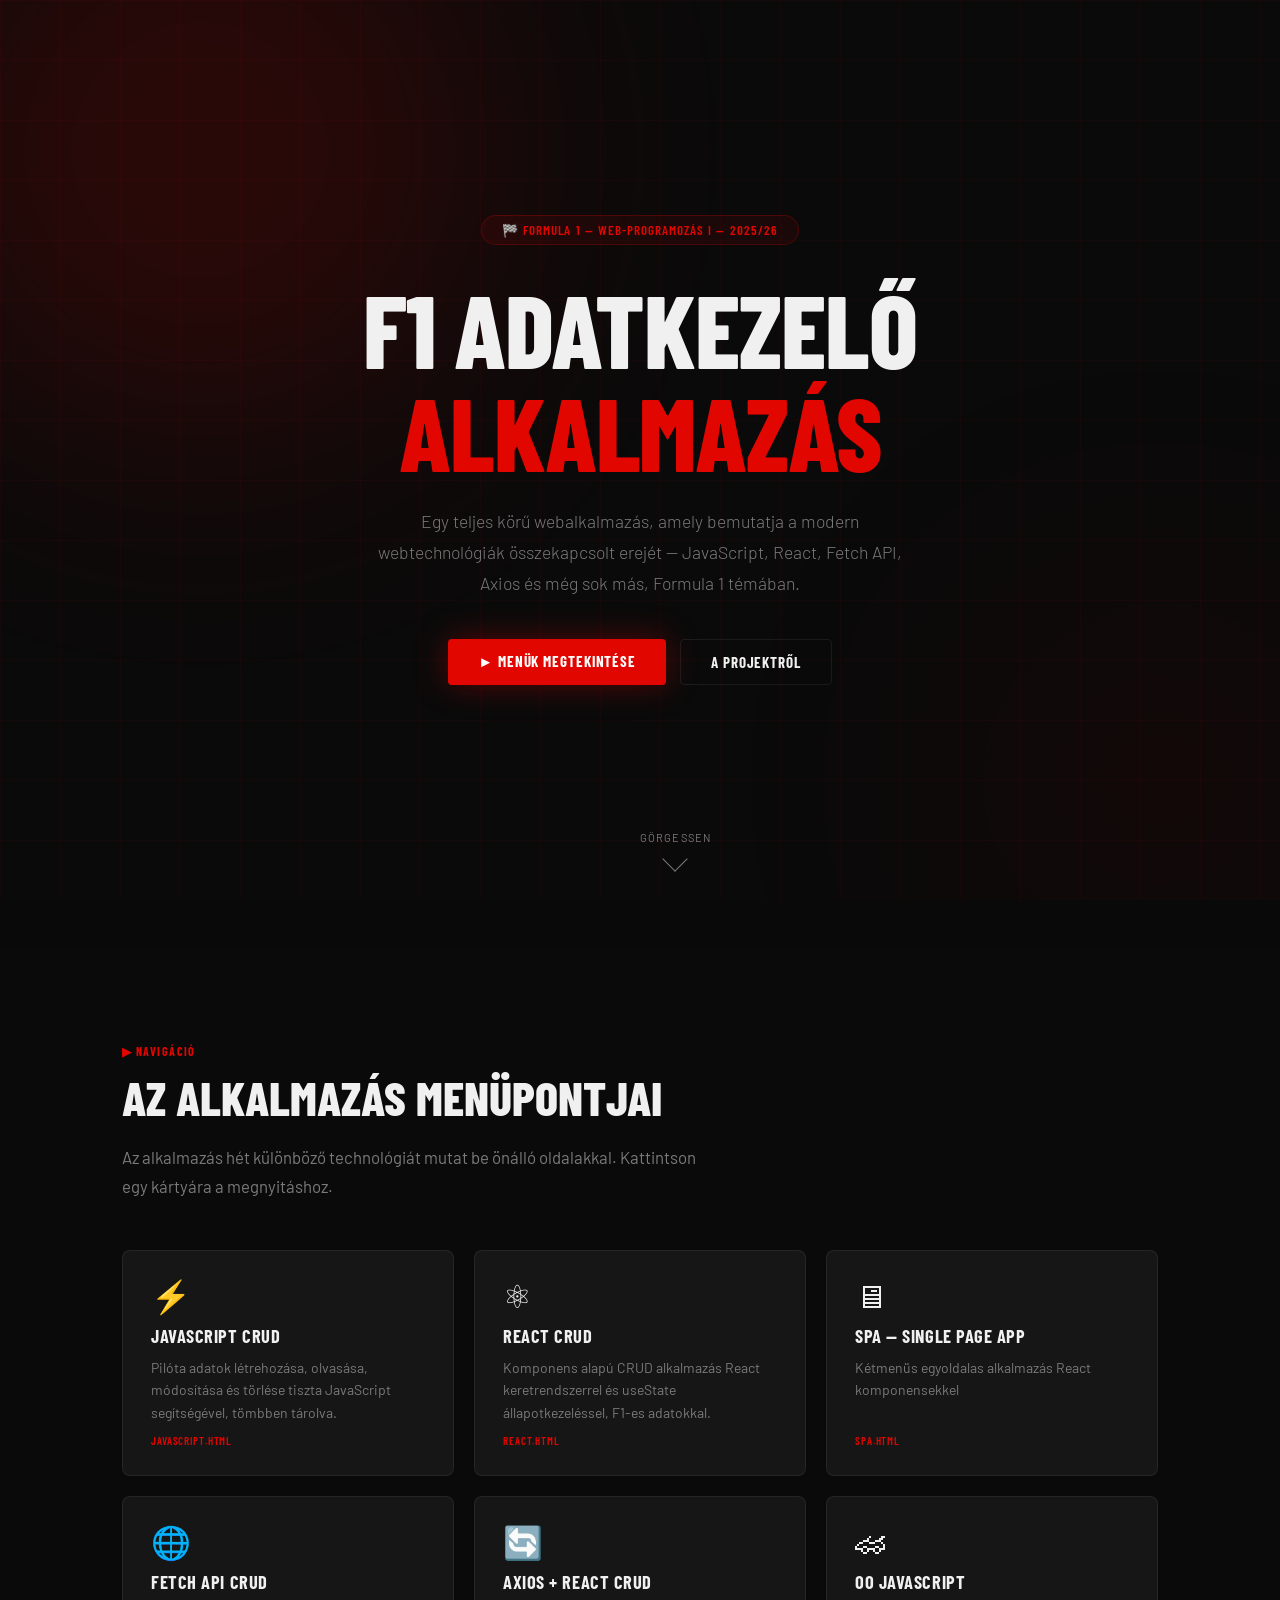
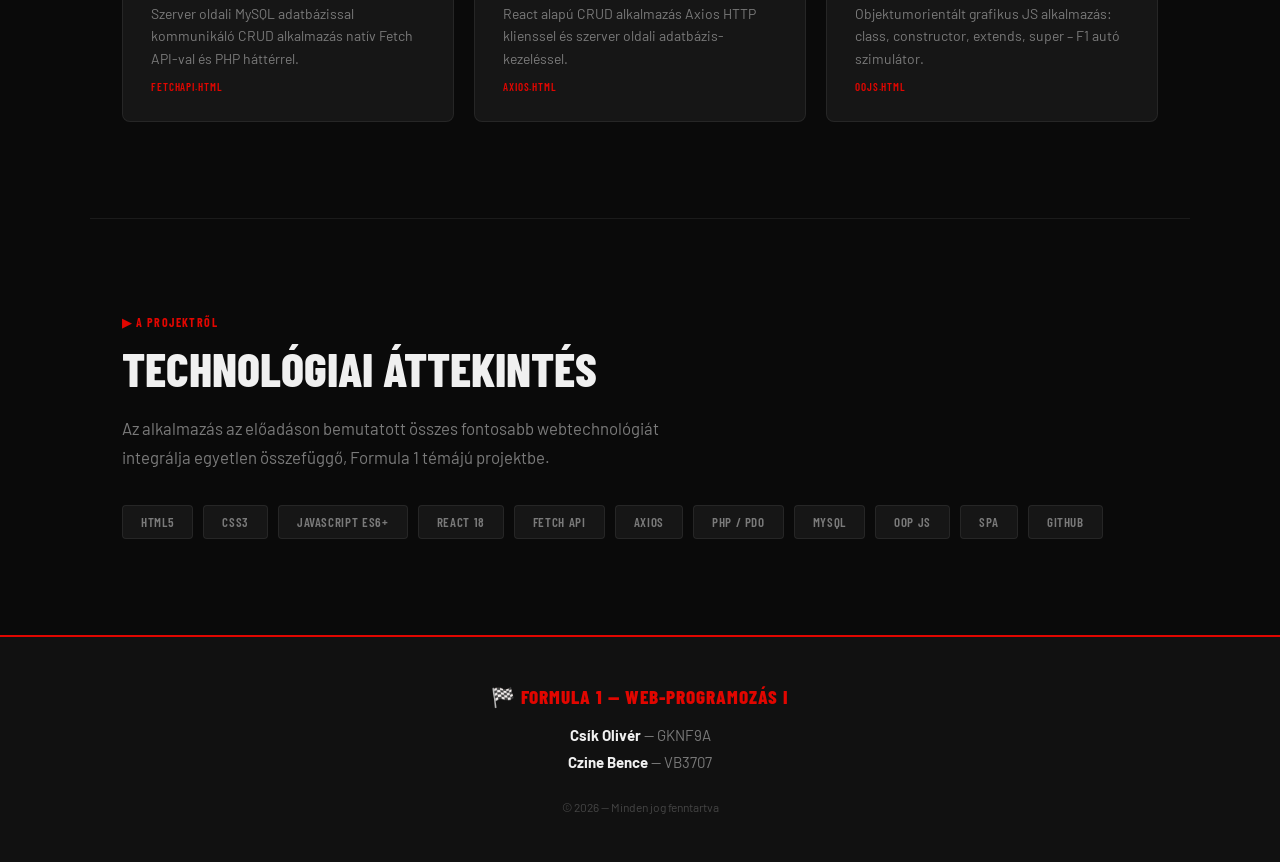
<file: index.html>
<!DOCTYPE html>
<html lang="hu">
<head>
  <meta charset="UTF-8" />
  <meta name="viewport" content="width=device-width, initial-scale=1.0" />
  <title>F1 WEB-Programozás I – Előadás Házi Feladat</title>
  <link href="https://fonts.googleapis.com/css2?family=Barlow+Condensed:wght@400;600;700;800&family=Barlow:ital,wght@0,300;0,400;0,500;1,300&display=swap" rel="stylesheet" />
  <link rel="stylesheet" href="css/style.css" />
</head>
<body>

  <!-- ══ HEADER ══ -->
  <header class="hero">
    <div class="track-lines"></div>
    <div class="glow glow-red"></div>
    <div class="glow glow-dark"></div>

    <div class="hero-inner">
      <span class="badge">&#x1F3C1; Formula 1 &mdash; WEB-Programozás I &mdash; 2025/26</span>
      <h1>F1 Adatkezelő<br><span class="accent-text">Alkalmazás</span></h1>
      <p class="subtitle">
        Egy teljes körű webalkalmazás, amely bemutatja a modern webtechnológiák
        összekapcsolt erejét &mdash; JavaScript, React, Fetch API, Axios és még sok más,
        Formula 1 témában.
      </p>
      <div class="cta-row">
        <a href="#menuk" class="btn btn-primary">&#x25BA; Menük megtekintése</a>
        <a href="#rolunk" class="btn btn-outline">A projektről</a>
      </div>
    </div>

    <div class="scroll-hint">
      <span>Görgessen</span>
      <div class="scroll-arrow"></div>
    </div>

    <!-- Dekoratív sebességmérő vonalak -->
    <div class="speed-lines">
      <div class="sl sl1"></div>
      <div class="sl sl2"></div>
      <div class="sl sl3"></div>
      <div class="sl sl4"></div>
      <div class="sl sl5"></div>
    </div>
  </header>

  <!-- ══ NAV ══ -->
  <nav>
    <div class="nav-inner">
      <span class="nav-logo">&#x1F3CE; F1 App</span>
      <div class="nav-links">
        <a href="index.html" class="active">Főoldal</a>
        <a href="javascript.html">JavaScript</a>
        <a href="react.html">React</a>
        <a href="spa.html">SPA</a>
        <a href="fetchapi.html">Fetch API</a>
        <a href="axios.html">Axios</a>
        <a href="oojs.html">OOJS</a>
      </div>
    </div>
  </nav>

  <!-- ══ MENÜK ══ -->
  <section id="menuk">
    <div class="section-tag">&#x25B6; Navigáció</div>
    <h2 class="section-title">Az alkalmazás menüpontjai</h2>
    <p class="section-desc">
      Az alkalmazás hét különböző technológiát mutat be önálló oldalakkal.
      Kattintson egy kártyára a megnyitáshoz.
    </p>

    <div class="menu-grid">
      <a href="javascript.html" class="menu-card">
        <div class="card-stripe"></div>
        <div class="card-icon">&#x26A1;</div>
        <div class="card-title">JavaScript CRUD</div>
        <div class="card-desc">Pilóta adatok létrehozása, olvasása, módosítása és törlése tiszta JavaScript segítségével, tömbben tárolva.</div>
        <div class="card-tag">javascript.html</div>
      </a>

      <a href="react.html" class="menu-card">
        <div class="card-stripe"></div>
        <div class="card-icon">&#x269B;</div>
        <div class="card-title">React CRUD</div>
        <div class="card-desc">Komponens alapú CRUD alkalmazás React keretrendszerrel és useState állapotkezeléssel, F1-es adatokkal.</div>
        <div class="card-tag">react.html</div>
      </a>

      <a href="spa.html" class="menu-card">
        <div class="card-stripe"></div>
        <div class="card-icon">&#x1F5A5;</div>
        <div class="card-title">SPA &mdash; Single Page App</div>
        <div class="card-desc">Kétmenüs egyoldalas alkalmazás React komponensekkel</div>
        <div class="card-tag">spa.html</div>
      </a>

      <a href="fetchapi.html" class="menu-card">
        <div class="card-stripe"></div>
        <div class="card-icon">&#x1F310;</div>
        <div class="card-title">Fetch API CRUD</div>
        <div class="card-desc">Szerver oldali MySQL adatbázissal kommunikáló CRUD alkalmazás natív Fetch API-val és PHP háttérrel.</div>
        <div class="card-tag">fetchapi.html</div>
      </a>

      <a href="axios.html" class="menu-card">
        <div class="card-stripe"></div>
        <div class="card-icon">&#x1F504;</div>
        <div class="card-title">Axios + React CRUD</div>
        <div class="card-desc">React alapú CRUD alkalmazás Axios HTTP klienssel és szerver oldali adatbázis-kezeléssel.</div>
        <div class="card-tag">axios.html</div>
      </a>

      <a href="oojs.html" class="menu-card">
        <div class="card-stripe"></div>
        <div class="card-icon">&#x1F3CE;</div>
        <div class="card-title">OO JavaScript</div>
        <div class="card-desc">Objektumorientált grafikus JS alkalmazás: class, constructor, extends, super – F1 autó szimulátor.</div>
        <div class="card-tag">oojs.html</div>
      </a>
    </div>
  </section>

  <div class="divider"></div>

  <!-- ══ RÓLUNK ══ -->
  <section id="rolunk">
    <div class="section-tag">&#x25B6; A projektről</div>
    <h2 class="section-title">Technológiai áttekintés</h2>
    <p class="section-desc">
      Az alkalmazás az előadáson bemutatott összes fontosabb webtechnológiát
      integrálja egyetlen összefüggő, Formula 1 témájú projektbe.
    </p>

    <div class="tech-row">
      <span class="tech-pill">HTML5</span>
      <span class="tech-pill">CSS3</span>
      <span class="tech-pill">JavaScript ES6+</span>
      <span class="tech-pill">React 18</span>
      <span class="tech-pill">Fetch API</span>
      <span class="tech-pill">Axios</span>
      <span class="tech-pill">PHP / PDO</span>
      <span class="tech-pill">MySQL</span>
      <span class="tech-pill">OOP JS</span>
      <span class="tech-pill">SPA</span>
      <span class="tech-pill">GitHub</span>
    </div>
  </section>

  <!-- ══ FOOTER ══ -->
  <footer>
    <div class="footer-inner">
      <div class="footer-logo">&#x1F3C1; Formula 1 &mdash; WEB-Programozás I</div>
      <div class="footer-names">
        <strong>Csík Olivér</strong> &mdash; GKNF9A<br>
        <strong>Czine Bence</strong> &mdash; VB3707
      </div>
      <div class="footer-copy">&copy; 2026 &mdash; Minden jog fenntartva</div>
    </div>
  </footer>

</body>
</html>
</file>
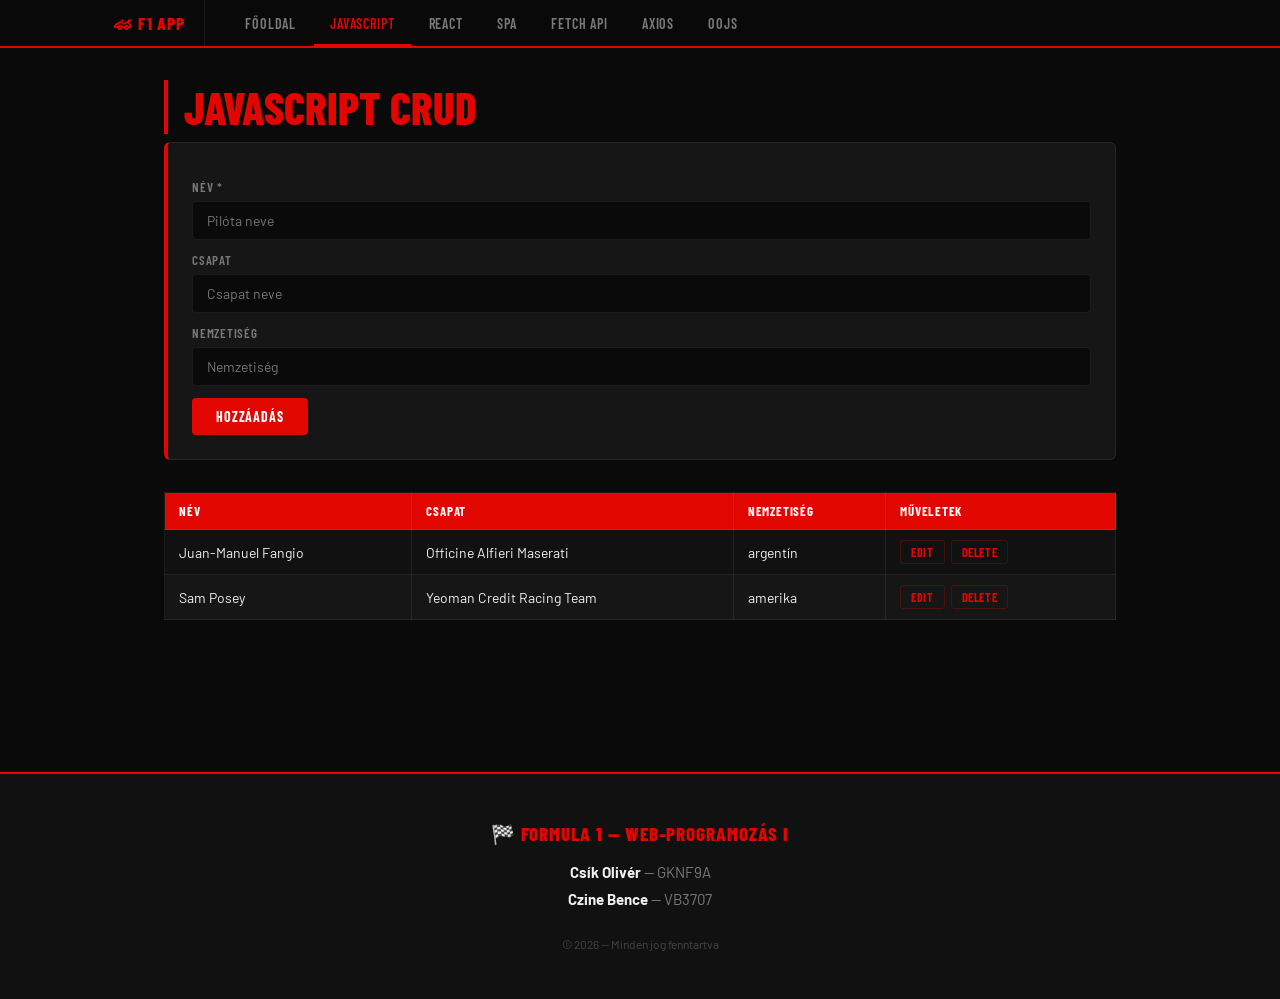
<file: javascript.html>
<!DOCTYPE html>
<html lang="hu">
<head>
  <meta charset="UTF-8" />
  <meta name="viewport" content="width=device-width, initial-scale=1.0" />
  <title>JavaScript CRUD – F1 WEB-Programozás I</title>
  <link href="https://fonts.googleapis.com/css2?family=Barlow+Condensed:wght@400;600;700;800&family=Barlow:ital,wght@0,300;0,400;0,500;1,300&display=swap" rel="stylesheet" />
  <link rel="stylesheet" href="css/style.css" />
</head>
<body>

  <!-- ══ NAV ══ -->
  <nav>
    <div class="nav-inner">
      <span class="nav-logo">&#x1F3CE; F1 App</span>
      <div class="nav-links">
        <a href="index.html">Főoldal</a>
        <a href="javascript.html" class="active">JavaScript</a>
        <a href="react.html">React</a>
        <a href="spa.html">SPA</a>
        <a href="fetchapi.html">Fetch API</a>
        <a href="axios.html">Axios</a>
        <a href="oojs.html">OOJS</a>
      </div>
    </div>
  </nav>

  <!-- ══ MAIN TARTALOM ══ -->
  <main class="content-wrapper">

    <h2 class="page-title">JavaScript CRUD</h2>

    <!-- FORM -->
    <div class="form-box">
      <form onsubmit="event.preventDefault(); onFormSubmit();">
        <div>
          <label>Név *</label>
          <label class="validation-error hide" id="fullNameValidationError">Ez a mező kötelező!</label>
          <input type="text" name="fullName" id="fullName" placeholder="Pilóta neve">
        </div>
        <div>
          <label>Csapat</label>
          <input type="text" name="csapat" id="csapat" placeholder="Csapat neve">
        </div>
        <div>
          <label>Nemzetiség</label>
          <input type="text" name="city" id="city" placeholder="Nemzetiség">
        </div>
        <div class="form-action-buttons">
          <input type="submit" value="Hozzáadás">
        </div>
      </form>
    </div>

    <!-- TÁBLÁZAT -->
    <table class="list" id="employeeList">
      <thead>
        <tr>
          <th>Név</th>
          <th>Csapat</th>
          <th>Nemzetiség</th>
          <th>Műveletek</th>
        </tr>
      </thead>
      <tbody></tbody>
    </table>

  </main>

  <!-- ══ FOOTER ══ -->
  <footer>
    <div class="footer-inner">
      <div class="footer-logo">&#x1F3C1; Formula 1 &mdash; WEB-Programozás I</div>
      <div class="footer-names">
        <strong>Csík Olivér</strong> &mdash; GKNF9A<br>
        <strong>Czine Bence</strong> &mdash; VB3707
      </div>
      <div class="footer-copy">&copy; 2026 &mdash; Minden jog fenntartva</div>
    </div>
  </footer>

  <script src="js/script.js"></script>

</body>
</html>
</file>
<file: css/style.css>
/* ══════════════════════════════════════════════
   F1 WEB APP – Globális stíluslap (style.css)
   Minden oldal ezt hívja meg: <link rel="stylesheet" href="style.css">
   ══════════════════════════════════════════════ */

@import url('https://fonts.googleapis.com/css2?family=Barlow+Condensed:wght@400;600;700;800&family=Barlow:ital,wght@0,300;0,400;0,500;1,300&display=swap');

/* ── CSS VÁLTOZÓK ── */
:root {
  --bg:       #0a0a0a;
  --bg2:      #111111;
  --card:     #161616;
  --accent:   #e10600;       /* F1 piros */
  --accent2:  #ff4d3a;       /* világosabb piros */
  --text:     #f0f0f0;
  --muted:    #7a7a7a;
  --border:   rgba(255,255,255,0.07);
  --border-r: rgba(225,6,0,0.25);
  --font-display: 'Barlow Condensed', sans-serif;
  --font-body:    'Barlow', sans-serif;
}

/* ── RESET ── */
*, *::before, *::after { box-sizing: border-box; margin: 0; padding: 0; }
html { scroll-behavior: smooth; }

body {
  font-family: var(--font-body);
  background: var(--bg);
  color: var(--text);
  min-height: 100vh;
  overflow-x: hidden;
}

/* ════════════════════════════════
   HERO / HEADER
   ════════════════════════════════ */
.hero {
  position: relative;
  min-height: 100vh;
  display: flex;
  flex-direction: column;
  align-items: center;
  justify-content: center;
  text-align: center;
  padding: 2rem;
  overflow: hidden;
}

/* Aszfalt rácsozat háttér */
.track-lines {
  position: absolute;
  inset: 0;
  background-image:
    linear-gradient(rgba(225,6,0,0.05) 1px, transparent 1px),
    linear-gradient(90deg, rgba(225,6,0,0.05) 1px, transparent 1px);
  background-size: 60px 60px;
  animation: gridpan 25s linear infinite;
}
@keyframes gridpan {
  from { background-position: 0 0; }
  to   { background-position: 60px 60px; }
}

/* Fényes körök */
.glow {
  position: absolute;
  border-radius: 50%;
  filter: blur(130px);
  opacity: 0.15;
  pointer-events: none;
}
.glow-red  { width: 600px; height: 600px; background: var(--accent); top: -150px; left: -100px; }
.glow-dark { width: 400px; height: 400px; background: #550000;       bottom: -80px; right: -80px; }

/* Sebességmérő vonalak (dekoráció) */
.speed-lines {
  position: absolute;
  inset: 0;
  pointer-events: none;
  overflow: hidden;
}
.sl {
  position: absolute;
  height: 1px;
  background: linear-gradient(90deg, transparent, rgba(225,6,0,0.4), transparent);
  animation: speedline 3.5s ease-in-out infinite;
  opacity: 0;
}
.sl1 { width: 40%; top: 20%; animation-delay: 0s; }
.sl2 { width: 60%; top: 35%; animation-delay: 0.6s; }
.sl3 { width: 30%; top: 50%; animation-delay: 1.2s; }
.sl4 { width: 50%; top: 65%; animation-delay: 0.3s; }
.sl5 { width: 25%; top: 80%; animation-delay: 0.9s; }
@keyframes speedline {
  0%   { left: -60%; opacity: 0; }
  20%  { opacity: 1; }
  80%  { opacity: 1; }
  100% { left: 120%; opacity: 0; }
}

.hero-inner { position: relative; z-index: 2; }

/* Badge */
.badge {
  display: inline-block;
  border: 1px solid var(--border-r);
  border-radius: 999px;
  padding: 6px 20px;
  font-size: 13px;
  font-family: var(--font-display);
  font-weight: 600;
  color: var(--accent);
  letter-spacing: 0.08em;
  text-transform: uppercase;
  margin-bottom: 2rem;
  background: rgba(225,6,0,0.08);
  animation: fadein 0.8s ease both;
}

/* H1 */
h1 {
  font-family: var(--font-display);
  font-size: clamp(3rem, 8vw, 6.5rem);
  font-weight: 800;
  line-height: 1.0;
  letter-spacing: -0.01em;
  text-transform: uppercase;
  max-width: 780px;
  animation: fadein 0.9s ease 0.1s both;
}
.accent-text {
  color: var(--accent);
  display: block;
}

.subtitle {
  margin-top: 1.5rem;
  font-size: 1.1rem;
  color: var(--muted);
  max-width: 560px;
  line-height: 1.75;
  font-weight: 300;
  animation: fadein 1s ease 0.2s both;
}

/* CTA gombok */
.cta-row {
  margin-top: 2.5rem;
  display: flex;
  gap: 14px;
  flex-wrap: wrap;
  justify-content: center;
  animation: fadein 1s ease 0.3s both;
}

.btn {
  display: inline-block;
  padding: 13px 30px;
  border-radius: 4px;
  font-family: var(--font-display);
  font-size: 15px;
  font-weight: 700;
  letter-spacing: 0.06em;
  text-transform: uppercase;
  cursor: pointer;
  text-decoration: none;
  transition: transform 0.18s, box-shadow 0.18s, background 0.18s;
}
.btn:hover { transform: translateY(-2px); }

.btn-primary {
  background: var(--accent);
  color: #fff;
  box-shadow: 0 0 32px rgba(225,6,0,0.35);
}
.btn-primary:hover { background: var(--accent2); box-shadow: 0 0 48px rgba(225,6,0,0.5); }

.btn-outline {
  background: transparent;
  color: var(--text);
  border: 1px solid var(--border);
}
.btn-outline:hover { border-color: var(--accent); color: var(--accent); }

/* Scroll ikon */
.scroll-hint {
  position: absolute;
  bottom: 2rem;
  left: 50%;
  transform: translateX(-50%);
  display: flex;
  flex-direction: column;
  align-items: center;
  gap: 6px;
  color: var(--muted);
  font-size: 11px;
  letter-spacing: 0.1em;
  text-transform: uppercase;
  animation: fadein 1.2s ease 0.6s both;
  z-index: 2;
}
.scroll-arrow {
  width: 18px; height: 18px;
  border-right: 1.5px solid var(--muted);
  border-bottom: 1.5px solid var(--muted);
  transform: rotate(45deg);
  animation: bounce 1.6s ease infinite;
}
@keyframes bounce {
  0%,100% { transform: rotate(45deg) translateY(0); }
  50%      { transform: rotate(45deg) translateY(5px); }
}

/* ════════════════════════════════
   NAV
   ════════════════════════════════ */
nav {
  position: sticky;
  top: 0;
  z-index: 100;
  background: rgba(10,10,10,0.92);
  backdrop-filter: blur(18px);
  border-bottom: 2px solid var(--accent);
}

.nav-inner {
  max-width: 1100px;
  margin: 0 auto;
  padding: 0 1.5rem;
  display: flex;
  align-items: center;
  gap: 1rem;
}

.nav-logo {
  font-family: var(--font-display);
  font-weight: 800;
  font-size: 1.1rem;
  color: var(--accent);
  text-transform: uppercase;
  letter-spacing: 0.05em;
  padding: 0.75rem 0;
  white-space: nowrap;
  border-right: 1px solid var(--border);
  padding-right: 1.2rem;
  margin-right: 0.5rem;
}

.nav-links {
  display: flex;
  flex-wrap: wrap;
  gap: 2px;
}

nav a {
  color: var(--muted);
  text-decoration: none;
  font-family: var(--font-display);
  font-size: 14px;
  font-weight: 600;
  letter-spacing: 0.06em;
  text-transform: uppercase;
  padding: 0.75rem 1rem;
  transition: color 0.15s, background 0.15s;
  border-bottom: 2px solid transparent;
  margin-bottom: -2px;
}
nav a:hover { color: var(--text); border-bottom-color: var(--accent); }
nav a.active { color: var(--accent); border-bottom-color: var(--accent); }

/* ════════════════════════════════
   SECTIONS (általános)
   ════════════════════════════════ */
section {
  max-width: 1100px;
  margin: 0 auto;
  padding: 6rem 2rem;
}

.section-tag {
  font-family: var(--font-display);
  font-size: 12px;
  text-transform: uppercase;
  letter-spacing: 0.12em;
  color: var(--accent);
  font-weight: 700;
  margin-bottom: 0.75rem;
}

.section-title {
  font-family: var(--font-display);
  font-size: clamp(1.8rem, 4vw, 3rem);
  font-weight: 800;
  line-height: 1.1;
  text-transform: uppercase;
  margin-bottom: 1.2rem;
}

.section-desc {
  color: var(--muted);
  font-size: 1.05rem;
  max-width: 580px;
  line-height: 1.75;
}

/* ════════════════════════════════
   MENU KÁRTYÁK
   ════════════════════════════════ */
.menu-grid {
  display: grid;
  grid-template-columns: repeat(auto-fit, minmax(270px, 1fr));
  gap: 20px;
  margin-top: 3rem;
}

.menu-card {
  background: var(--card);
  border: 1px solid var(--border);
  border-radius: 8px;
  padding: 1.75rem;
  text-decoration: none;
  color: var(--text);
  display: flex;
  flex-direction: column;
  gap: 10px;
  transition: border-color 0.2s, transform 0.2s, box-shadow 0.2s;
  position: relative;
  overflow: hidden;
}
/* Piros bal csík */
.card-stripe {
  position: absolute;
  left: 0; top: 0; bottom: 0;
  width: 3px;
  background: var(--accent);
  opacity: 0;
  transition: opacity 0.2s;
}
.menu-card:hover .card-stripe { opacity: 1; }
.menu-card:hover {
  border-color: var(--border-r);
  transform: translateY(-4px);
  box-shadow: 0 16px 40px rgba(0,0,0,0.4), 0 0 0 1px rgba(225,6,0,0.1);
}

.card-icon  { font-size: 2rem; line-height: 1; margin-bottom: 4px; }
.card-title { font-family: var(--font-display); font-size: 1.15rem; font-weight: 700; text-transform: uppercase; letter-spacing: 0.03em; }
.card-desc  { font-size: 14px; color: var(--muted); line-height: 1.6; }
.card-tag   { margin-top: auto; font-size: 11px; color: var(--accent); font-family: var(--font-display); font-weight: 600; letter-spacing: 0.08em; text-transform: uppercase; }

/* ════════════════════════════════
   TECH PILLÁK
   ════════════════════════════════ */
.tech-row {
  display: flex;
  flex-wrap: wrap;
  gap: 10px;
  margin-top: 2rem;
}
.tech-pill {
  background: var(--card);
  border: 1px solid var(--border);
  border-radius: 4px;
  padding: 8px 18px;
  font-family: var(--font-display);
  font-size: 13px;
  font-weight: 600;
  letter-spacing: 0.05em;
  text-transform: uppercase;
  color: var(--muted);
  transition: border-color 0.2s, color 0.2s, background 0.2s;
}
.tech-pill:hover { border-color: var(--accent); color: var(--accent); background: rgba(225,6,0,0.06); }

/* ════════════════════════════════
   ELVÁLASZTÓ
   ════════════════════════════════ */
.divider {
  height: 1px;
  background: var(--border);
  max-width: 1100px;
  margin: 0 auto;
}

/* ════════════════════════════════
   FOOTER
   ════════════════════════════════ */
footer {
  background: var(--bg2);
  border-top: 2px solid var(--accent);
  padding: 3rem 2rem;
  text-align: center;
}
.footer-inner {
  max-width: 600px;
  margin: 0 auto;
}
.footer-logo {
  font-family: var(--font-display);
  font-size: 1.2rem;
  font-weight: 800;
  color: var(--accent);
  text-transform: uppercase;
  letter-spacing: 0.05em;
  margin-bottom: 0.8rem;
}
.footer-names {
  font-size: 15px;
  color: var(--muted);
  margin-bottom: 0.3rem;
  line-height: 1.8;
}
.footer-names strong { color: var(--text); }
.footer-copy {
  font-size: 12px;
  color: rgba(122,122,122,0.5);
  margin-top: 1.5rem;
}

/* ════════════════════════════════
   TÁBLÁZATOK (javascript, fetchapi, axios oldalakhoz)
   ════════════════════════════════ */
.content-wrapper {
  max-width: 1000px;
  margin: 2rem auto;
  padding: 0 1.5rem 6rem;
}

.page-title {
  font-family: var(--font-display);
  font-size: clamp(1.8rem, 4vw, 2.8rem);
  font-weight: 800;
  text-transform: uppercase;
  color: var(--accent);
  margin-bottom: 0.5rem;
  border-left: 4px solid var(--accent);
  padding-left: 16px;
}

table {
  border-collapse: collapse;
  width: 100%;
  margin: 1.5rem 0;
}
th, td {
  border: 1px solid var(--border);
  padding: 10px 14px;
  text-align: left;
  font-size: 14px;
}
th {
  background: var(--accent);
  color: #fff;
  font-family: var(--font-display);
  font-weight: 700;
  text-transform: uppercase;
  letter-spacing: 0.06em;
  font-size: 13px;
}
tr:nth-child(even) { background: var(--card); }
tr:nth-child(odd)  { background: var(--bg2); }
tr:hover { background: rgba(225,6,0,0.06); }
td { color: var(--text); }

/* ════════════════════════════════
   FORMÁK
   ════════════════════════════════ */
.form-box {
  background: var(--card);
  border: 1px solid var(--border);
  border-left: 4px solid var(--accent);
  border-radius: 6px;
  padding: 1.5rem;
  margin-bottom: 2rem;
}

label {
  display: block;
  font-family: var(--font-display);
  font-weight: 600;
  font-size: 13px;
  text-transform: uppercase;
  letter-spacing: 0.06em;
  color: var(--muted);
  margin-bottom: 6px;
  margin-top: 12px;
}

input[type="text"],
input[type="number"],
select {
  width: 100%;
  padding: 10px 14px;
  background: var(--bg);
  border: 1px solid var(--border);
  border-radius: 4px;
  color: var(--text);
  font-family: var(--font-body);
  font-size: 14px;
  transition: border-color 0.2s;
}
input:focus, select:focus {
  outline: none;
  border-color: var(--accent);
}

input[type="submit"],
button {
  background: var(--accent);
  color: #fff;
  border: none;
  padding: 10px 24px;
  border-radius: 4px;
  font-family: var(--font-display);
  font-size: 14px;
  font-weight: 700;
  text-transform: uppercase;
  letter-spacing: 0.06em;
  cursor: pointer;
  transition: background 0.2s, transform 0.15s;
  margin-top: 12px;
  margin-right: 8px;
}
input[type="submit"]:hover,
button:hover { background: var(--accent2); transform: translateY(-1px); }

.btn-secondary {
  background: transparent;
  border: 1px solid var(--border);
  color: var(--muted);
}
.btn-secondary:hover { border-color: var(--accent); color: var(--accent); background: transparent; }

/* Link stílus */
a.link { color: var(--accent); text-decoration: underline; }
a.link:hover { color: var(--accent2); }

.validation-error { color: #ff6b6b; font-size: 12px; margin-left: 6px; }
.hide { display: none; }

/* ════════════════════════════════
   ANIMÁCIÓK
   ════════════════════════════════ */
@keyframes fadein {
  from { opacity: 0; transform: translateY(18px); }
  to   { opacity: 1; transform: translateY(0); }
}

/* ════════════════════════════════
   RESZPONZÍV
   ════════════════════════════════ */
@media (max-width: 768px) {
  .nav-inner { flex-direction: column; align-items: flex-start; gap: 0; }
  .nav-logo  { border-right: none; border-bottom: 1px solid var(--border); padding: 0.75rem 0; width: 100%; margin-right: 0; padding-right: 0; }
  .nav-links { width: 100%; }
  nav a { padding: 0.6rem 0.75rem; font-size: 13px; }

  .track-lines { background-size: 30px 30px; }
  .glow-red { width: 300px; height: 300px; }

  section { padding: 4rem 1.25rem; }
  .menu-grid { grid-template-columns: 1fr; }

  .content-wrapper { padding: 0 1rem 5rem; }
}

@media (max-width: 480px) {
  h1 { font-size: 2.8rem; }
  .section-title { font-size: 1.8rem; }
  .cta-row { flex-direction: column; align-items: center; }
  .btn { width: 100%; text-align: center; }
}

/* ════════════════════════════════
   TÁBLÁZAT ACTION LINKEK (Edit / Delete)
   ════════════════════════════════ */
td a {
  color: var(--accent);
  text-decoration: none;
  font-family: var(--font-display);
  font-size: 12px;
  font-weight: 700;
  text-transform: uppercase;
  letter-spacing: 0.05em;
  padding: 4px 10px;
  border: 1px solid var(--border-r);
  border-radius: 3px;
  margin-right: 6px;
  cursor: pointer;
  transition: background 0.15s, color 0.15s;
  display: inline-block;
}
td a:hover {
  background: var(--accent);
  color: #fff;
  border-color: var(--accent);
}
</file>
